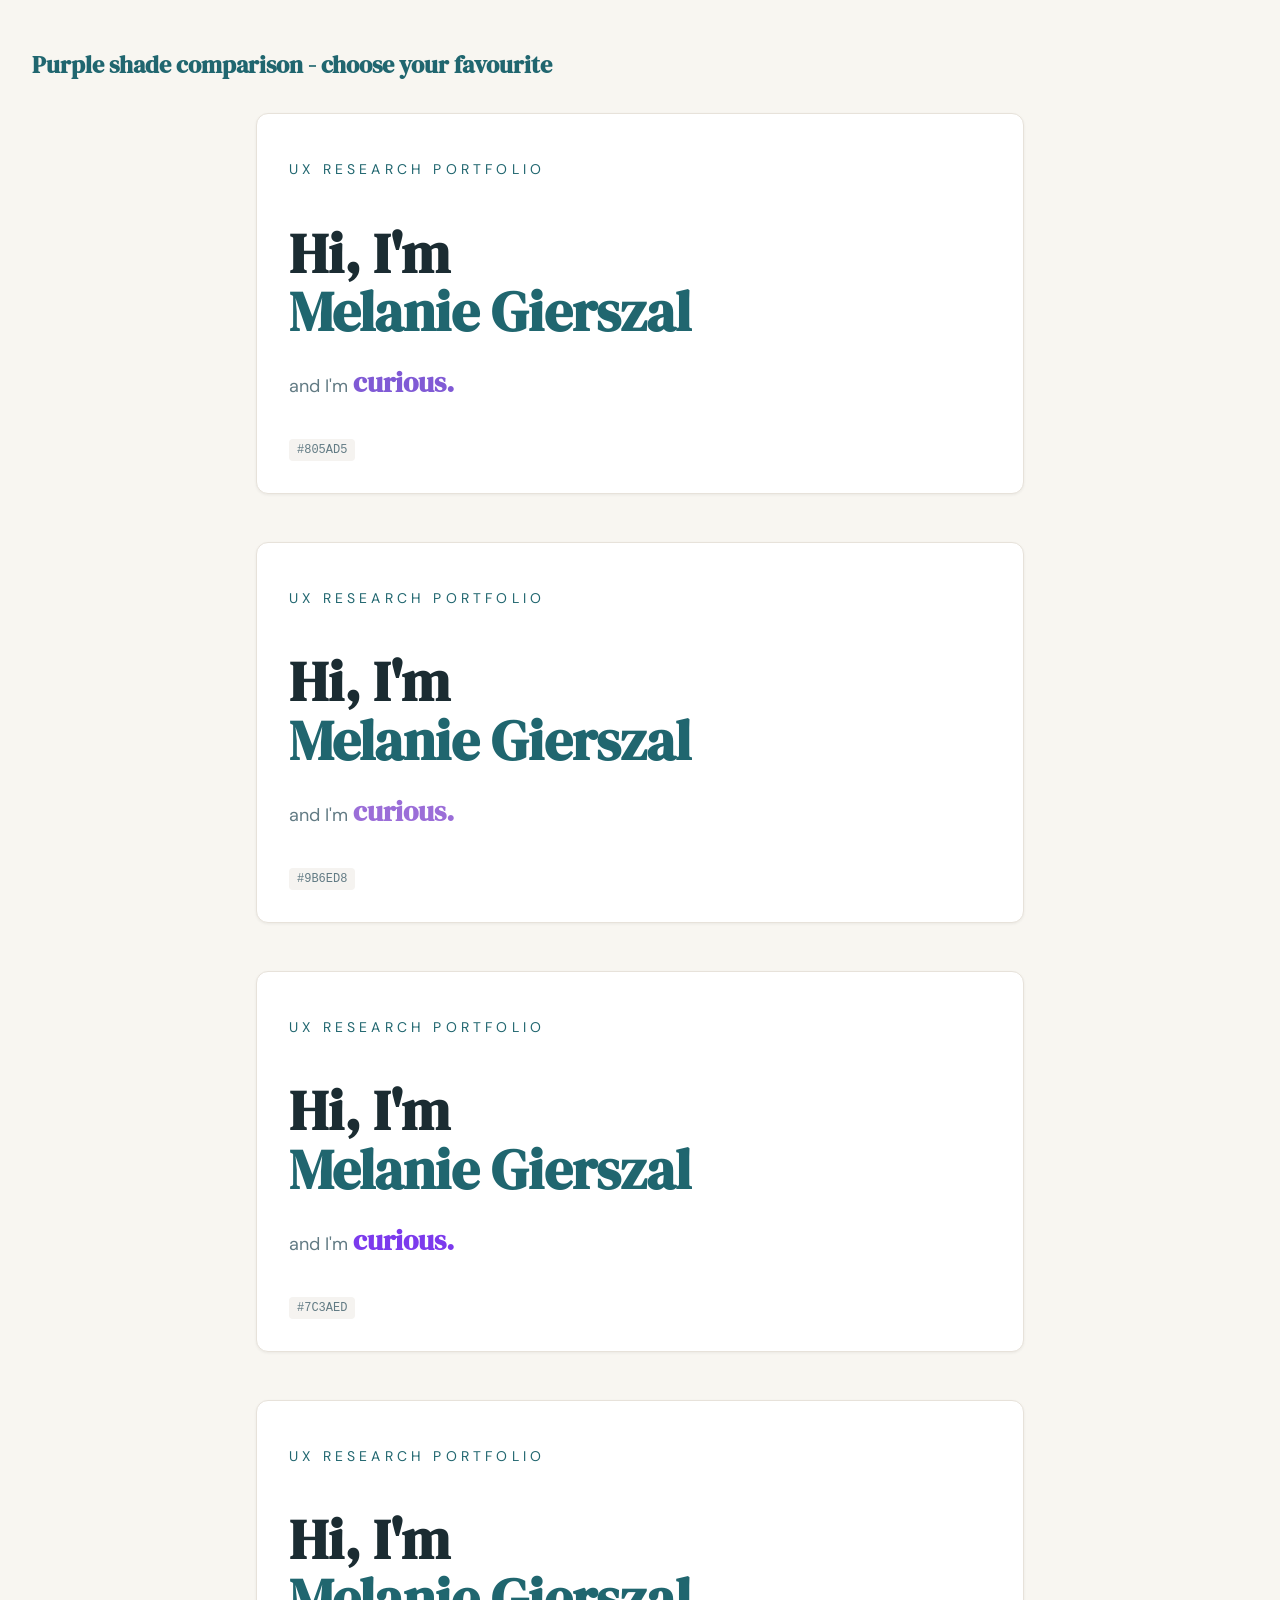
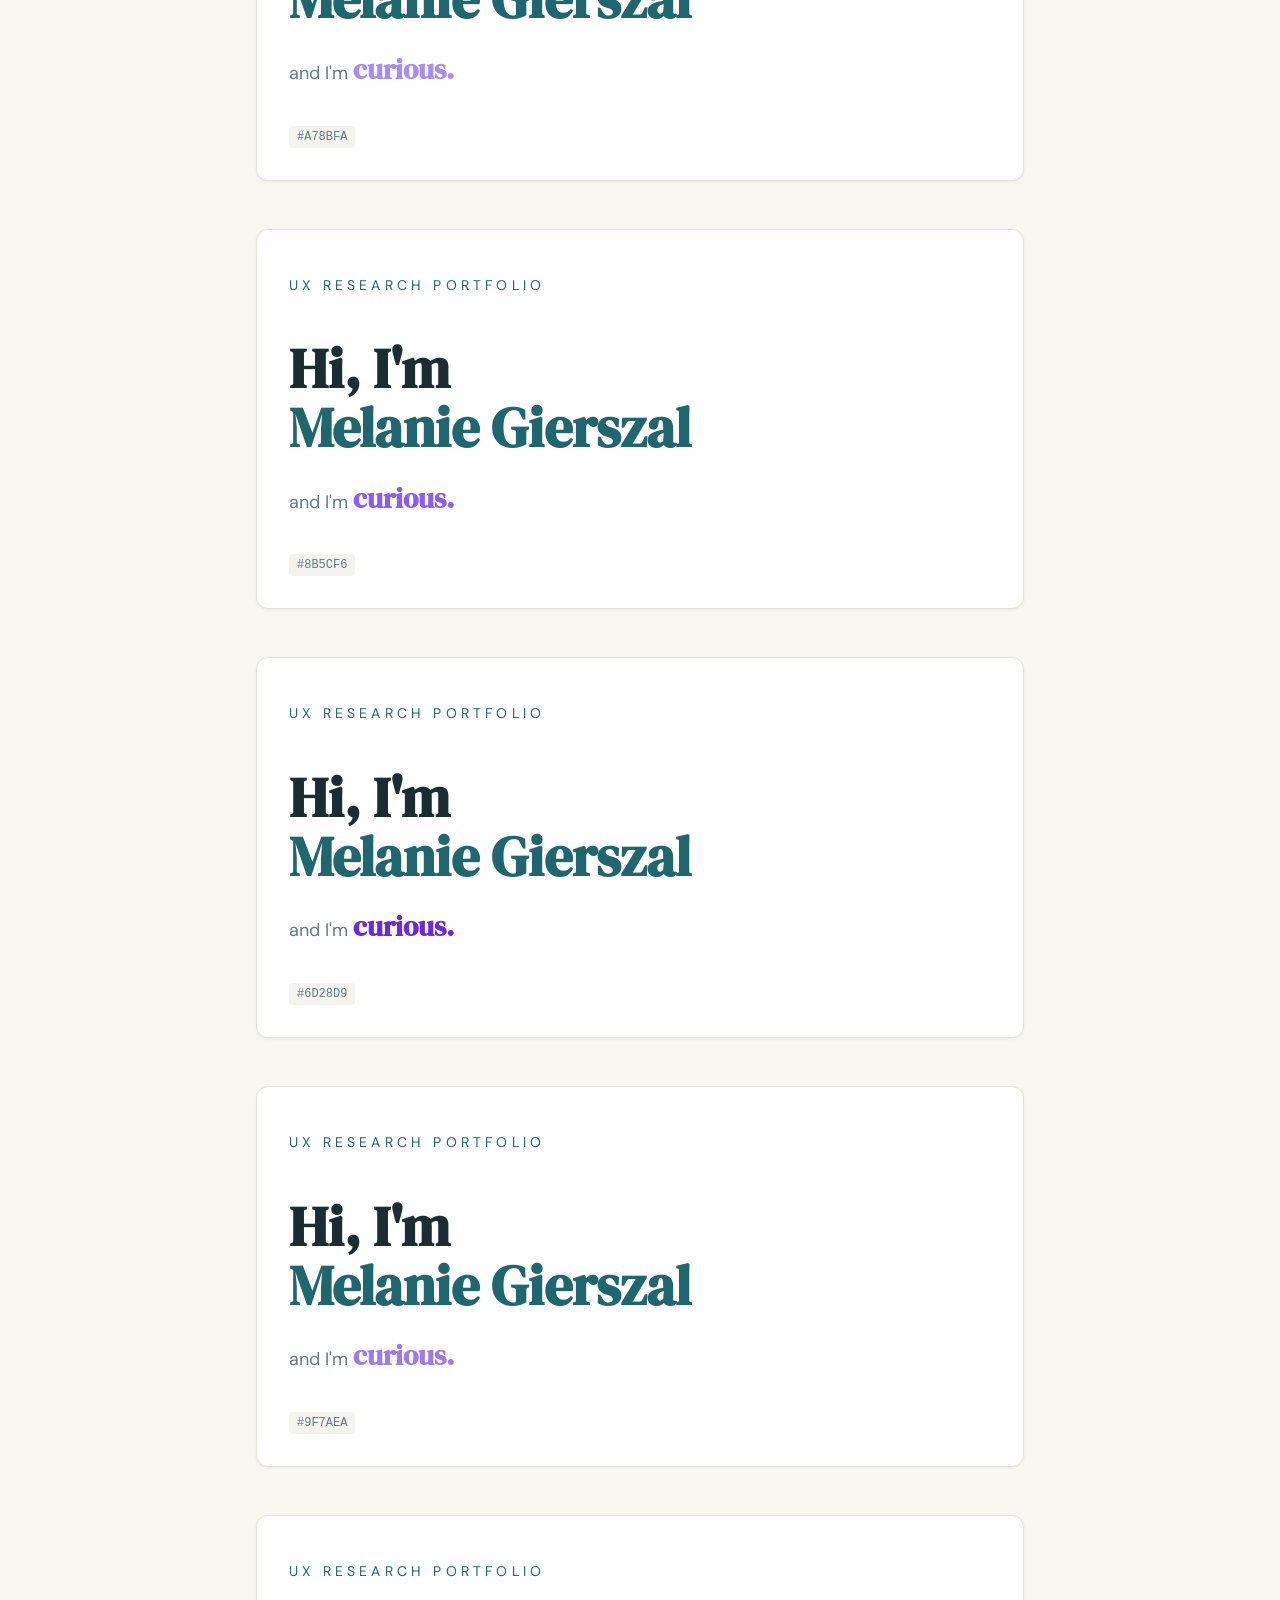
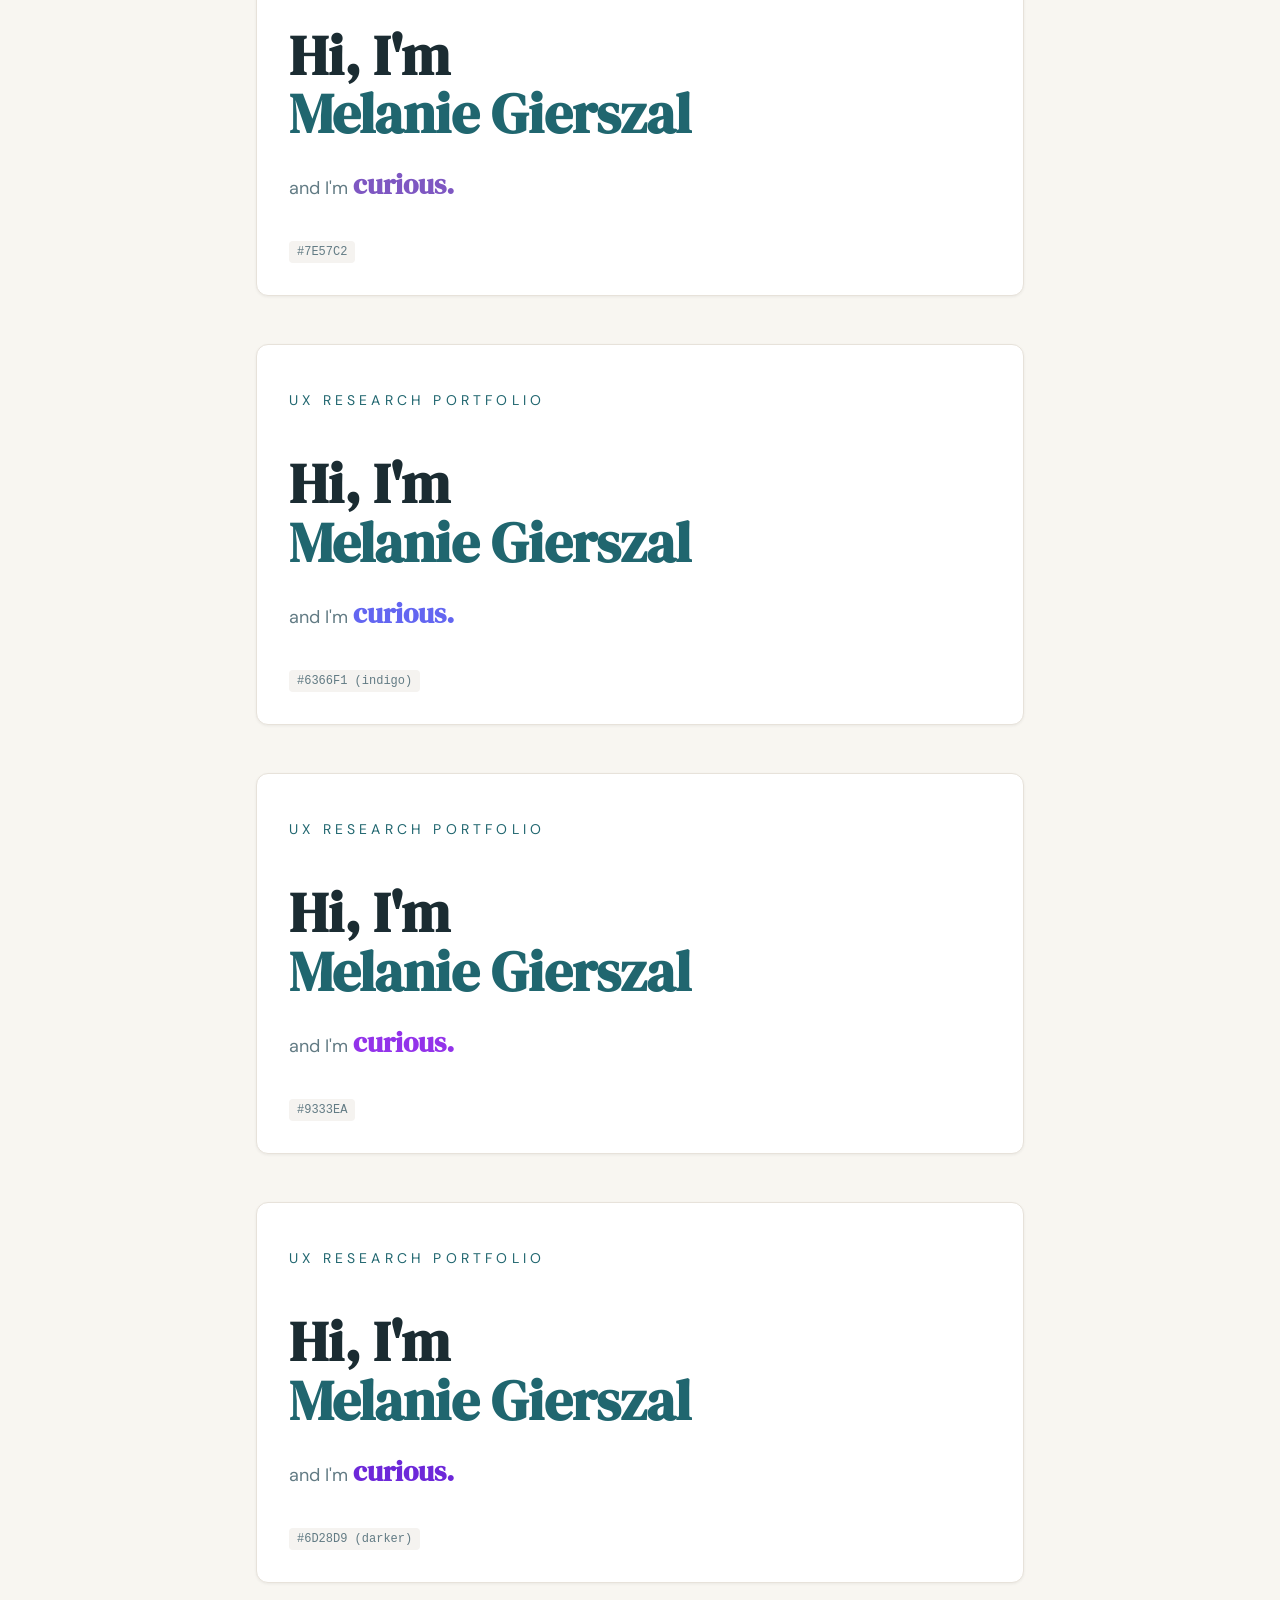
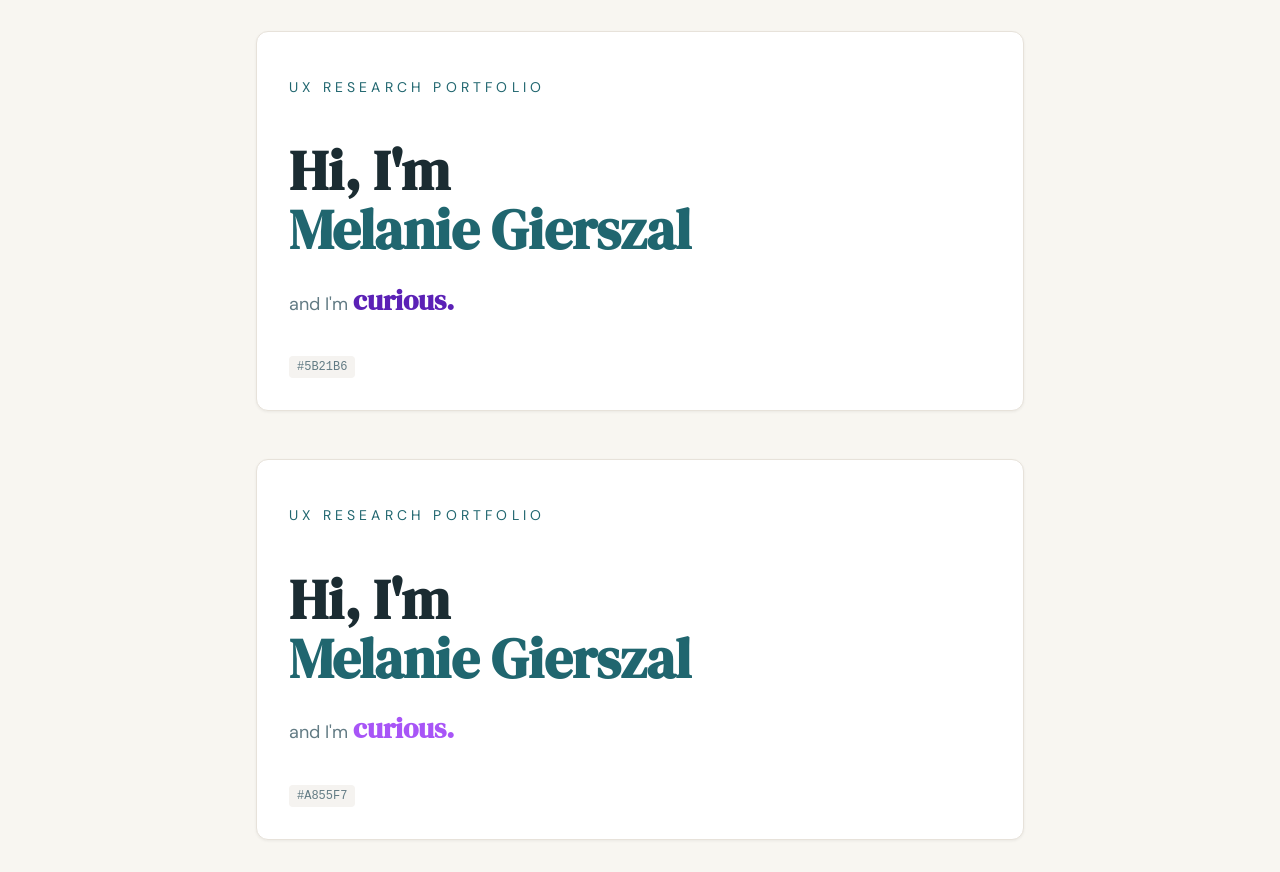
<file: purple-comparison.html>
<!DOCTYPE html>
<html lang="en">
<head>
  <meta charset="UTF-8" />
  <meta name="viewport" content="width=device-width, initial-scale=1" />
  <title>Purple shade comparison  -  Hero buzzword</title>
  <link rel="preconnect" href="https://fonts.googleapis.com" />
  <link rel="preconnect" href="https://fonts.gstatic.com" crossorigin />
  <link href="https://fonts.googleapis.com/css2?family=DM+Serif+Display:ital@0;1&family=DM+Sans:ital,opsz,wght@0,9..40,300;0,9..40,400;0,9..40,500;0,9..40,600;1,9..40,300;1,9..40,400&display=swap" rel="stylesheet" />
  <style>
    :root {
      --background: hsl(40 33% 96%);
      --foreground: hsl(195 30% 15%);
      --primary: hsl(187 55% 28%);
      --muted-foreground: hsl(195 15% 45%);
      --font-display: "DM Serif Display", serif;
      --font-body: "DM Sans", sans-serif;
    }
    * { box-sizing: border-box; }
    body {
      margin: 0;
      min-height: 100vh;
      background: var(--background);
      color: var(--foreground);
      font-family: var(--font-body);
      padding: 2rem;
    }
    h1.page-title {
      font-family: var(--font-display);
      font-size: 1.5rem;
      margin-bottom: 2rem;
      color: var(--primary);
    }
    .comparison-grid {
      display: grid;
      gap: 3rem;
      max-width: 48rem;
      margin: 0 auto;
    }
    .hero-sample {
      padding: 2rem;
      border-radius: 0.75rem;
      background: white;
      border: 1px solid hsl(40 20% 88%);
      box-shadow: 0 1px 3px rgba(0,0,0,0.06);
    }
    .hero-sample .hero-label {
      font-size: 0.875rem;
      letter-spacing: 0.3em;
      text-transform: uppercase;
      color: var(--primary);
      margin-bottom: 1rem;
    }
    .hero-sample .hero-title {
      font-family: var(--font-display);
      font-size: clamp(2rem, 5vw, 3.5rem);
      line-height: 1.05;
      margin-bottom: 1rem;
    }
    .hero-sample .hero-title span {
      color: var(--primary);
    }
    .hero-sample .hero-subtitle {
      font-size: 1.125rem;
      color: var(--muted-foreground);
      line-height: 1.6;
    }
    .hero-buzzword {
      font-family: var(--font-display);
      font-size: clamp(1.25rem, 2.5vw, 1.75rem);
      font-weight: 600;
    }
    .purple-label {
      margin-top: 1rem;
      font-size: 0.75rem;
      font-family: monospace;
      color: var(--muted-foreground);
      padding: 0.25rem 0.5rem;
      background: hsl(40 20% 95%);
      border-radius: 4px;
      display: inline-block;
    }
  </style>
</head>
<body>
  <h1 class="page-title">Purple shade comparison  -  choose your favourite</h1>

  <div class="comparison-grid">
    <!-- Current palette from index.html -->
    <div class="hero-sample">
      <p class="hero-label">UX Research Portfolio</p>
      <h2 class="hero-title">Hi, I'm<br /><span>Melanie Gierszal</span></h2>
      <p class="hero-subtitle">and I'm <span class="hero-buzzword" style="color: #805AD5">curious.</span></p>
      <span class="purple-label">#805AD5</span>
    </div>

    <div class="hero-sample">
      <p class="hero-label">UX Research Portfolio</p>
      <h2 class="hero-title">Hi, I'm<br /><span>Melanie Gierszal</span></h2>
      <p class="hero-subtitle">and I'm <span class="hero-buzzword" style="color: #9B6ED8">curious.</span></p>
      <span class="purple-label">#9B6ED8</span>
    </div>

    <div class="hero-sample">
      <p class="hero-label">UX Research Portfolio</p>
      <h2 class="hero-title">Hi, I'm<br /><span>Melanie Gierszal</span></h2>
      <p class="hero-subtitle">and I'm <span class="hero-buzzword" style="color: #7C3AED">curious.</span></p>
      <span class="purple-label">#7C3AED</span>
    </div>

    <div class="hero-sample">
      <p class="hero-label">UX Research Portfolio</p>
      <h2 class="hero-title">Hi, I'm<br /><span>Melanie Gierszal</span></h2>
      <p class="hero-subtitle">and I'm <span class="hero-buzzword" style="color: #A78BFA">curious.</span></p>
      <span class="purple-label">#A78BFA</span>
    </div>

    <div class="hero-sample">
      <p class="hero-label">UX Research Portfolio</p>
      <h2 class="hero-title">Hi, I'm<br /><span>Melanie Gierszal</span></h2>
      <p class="hero-subtitle">and I'm <span class="hero-buzzword" style="color: #8B5CF6">curious.</span></p>
      <span class="purple-label">#8B5CF6</span>
    </div>

    <div class="hero-sample">
      <p class="hero-label">UX Research Portfolio</p>
      <h2 class="hero-title">Hi, I'm<br /><span>Melanie Gierszal</span></h2>
      <p class="hero-subtitle">and I'm <span class="hero-buzzword" style="color: #6D28D9">curious.</span></p>
      <span class="purple-label">#6D28D9</span>
    </div>

    <div class="hero-sample">
      <p class="hero-label">UX Research Portfolio</p>
      <h2 class="hero-title">Hi, I'm<br /><span>Melanie Gierszal</span></h2>
      <p class="hero-subtitle">and I'm <span class="hero-buzzword" style="color: #9F7AEA">curious.</span></p>
      <span class="purple-label">#9F7AEA</span>
    </div>

    <div class="hero-sample">
      <p class="hero-label">UX Research Portfolio</p>
      <h2 class="hero-title">Hi, I'm<br /><span>Melanie Gierszal</span></h2>
      <p class="hero-subtitle">and I'm <span class="hero-buzzword" style="color: #7E57C2">curious.</span></p>
      <span class="purple-label">#7E57C2</span>
    </div>

    <!-- Additional purple variations for comparison -->
    <div class="hero-sample">
      <p class="hero-label">UX Research Portfolio</p>
      <h2 class="hero-title">Hi, I'm<br /><span>Melanie Gierszal</span></h2>
      <p class="hero-subtitle">and I'm <span class="hero-buzzword" style="color: #6366F1">curious.</span></p>
      <span class="purple-label">#6366F1 (indigo)</span>
    </div>

    <div class="hero-sample">
      <p class="hero-label">UX Research Portfolio</p>
      <h2 class="hero-title">Hi, I'm<br /><span>Melanie Gierszal</span></h2>
      <p class="hero-subtitle">and I'm <span class="hero-buzzword" style="color: #9333EA">curious.</span></p>
      <span class="purple-label">#9333EA</span>
    </div>

    <div class="hero-sample">
      <p class="hero-label">UX Research Portfolio</p>
      <h2 class="hero-title">Hi, I'm<br /><span>Melanie Gierszal</span></h2>
      <p class="hero-subtitle">and I'm <span class="hero-buzzword" style="color: #6D28D9">curious.</span></p>
      <span class="purple-label">#6D28D9 (darker)</span>
    </div>

    <div class="hero-sample">
      <p class="hero-label">UX Research Portfolio</p>
      <h2 class="hero-title">Hi, I'm<br /><span>Melanie Gierszal</span></h2>
      <p class="hero-subtitle">and I'm <span class="hero-buzzword" style="color: #5B21B6">curious.</span></p>
      <span class="purple-label">#5B21B6</span>
    </div>

    <div class="hero-sample">
      <p class="hero-label">UX Research Portfolio</p>
      <h2 class="hero-title">Hi, I'm<br /><span>Melanie Gierszal</span></h2>
      <p class="hero-subtitle">and I'm <span class="hero-buzzword" style="color: #A855F7">curious.</span></p>
      <span class="purple-label">#A855F7</span>
    </div>
  </div>
</body>
</html>
</file>
